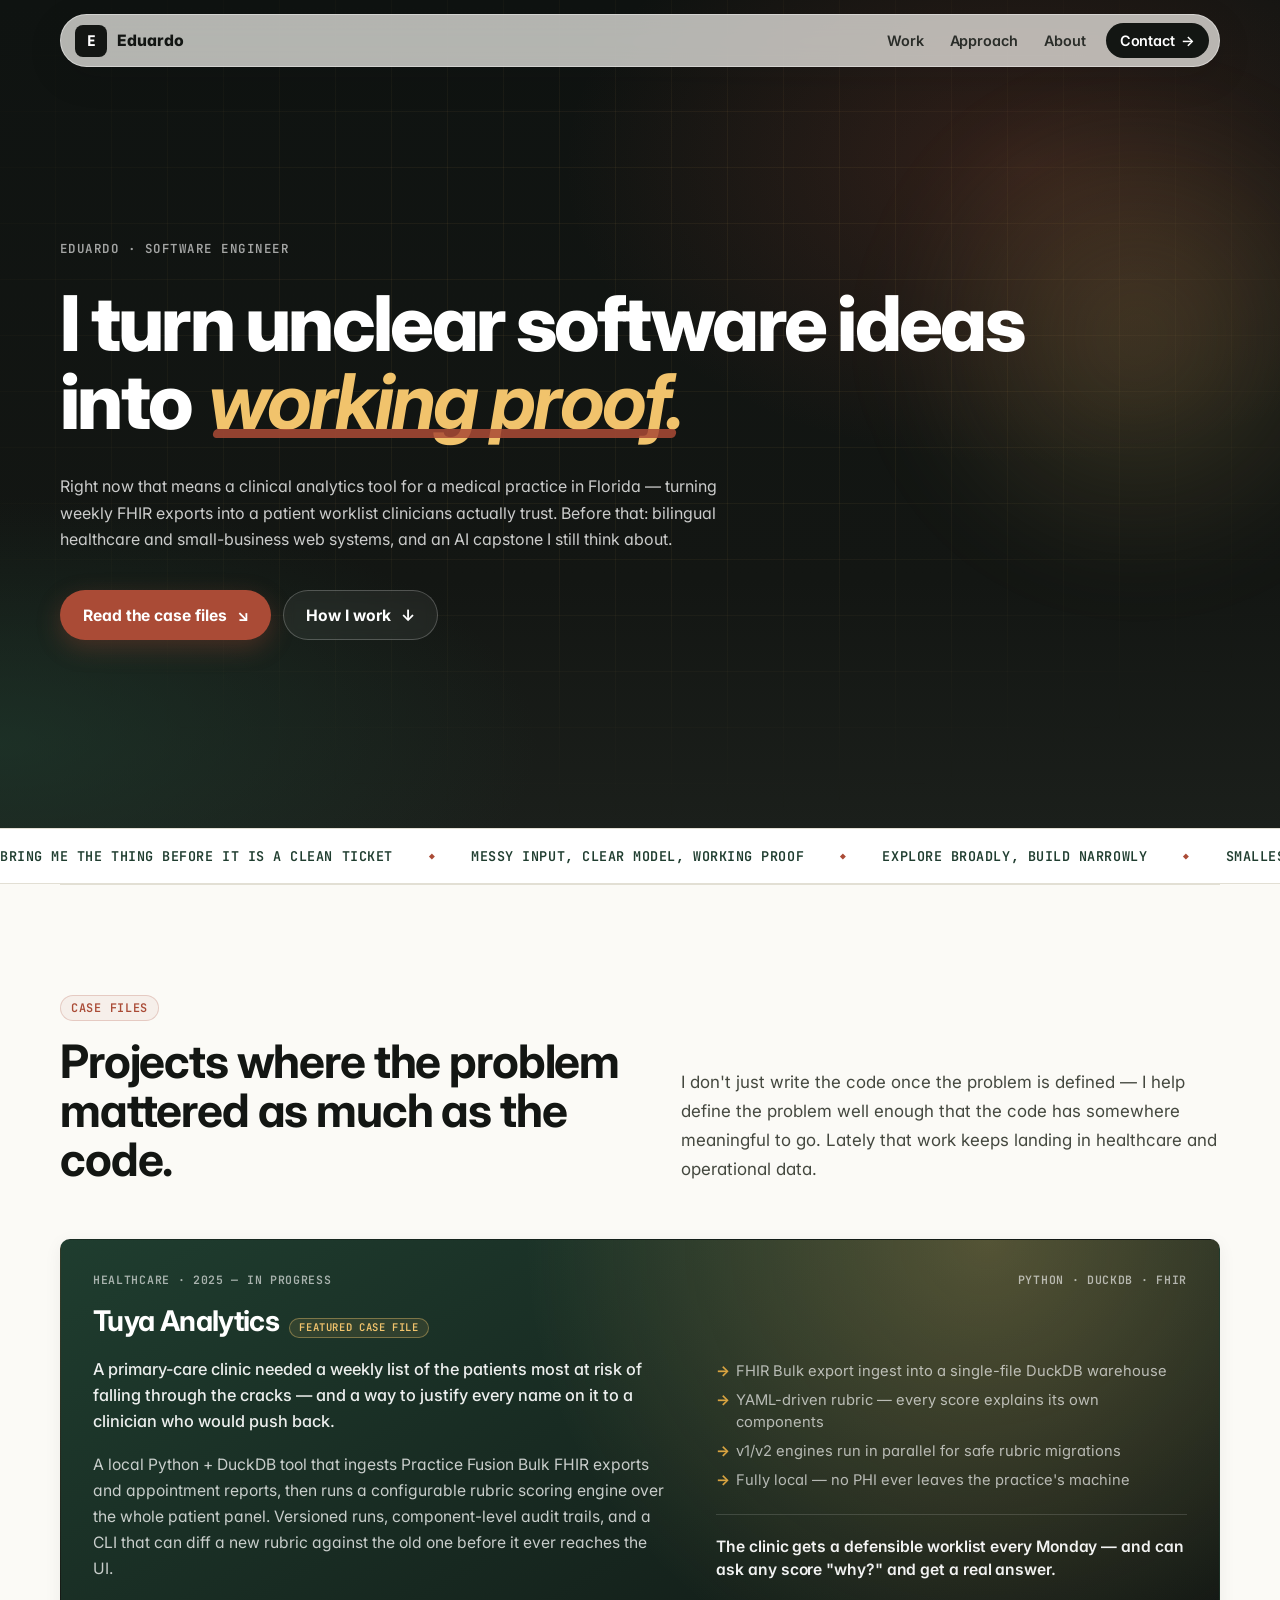
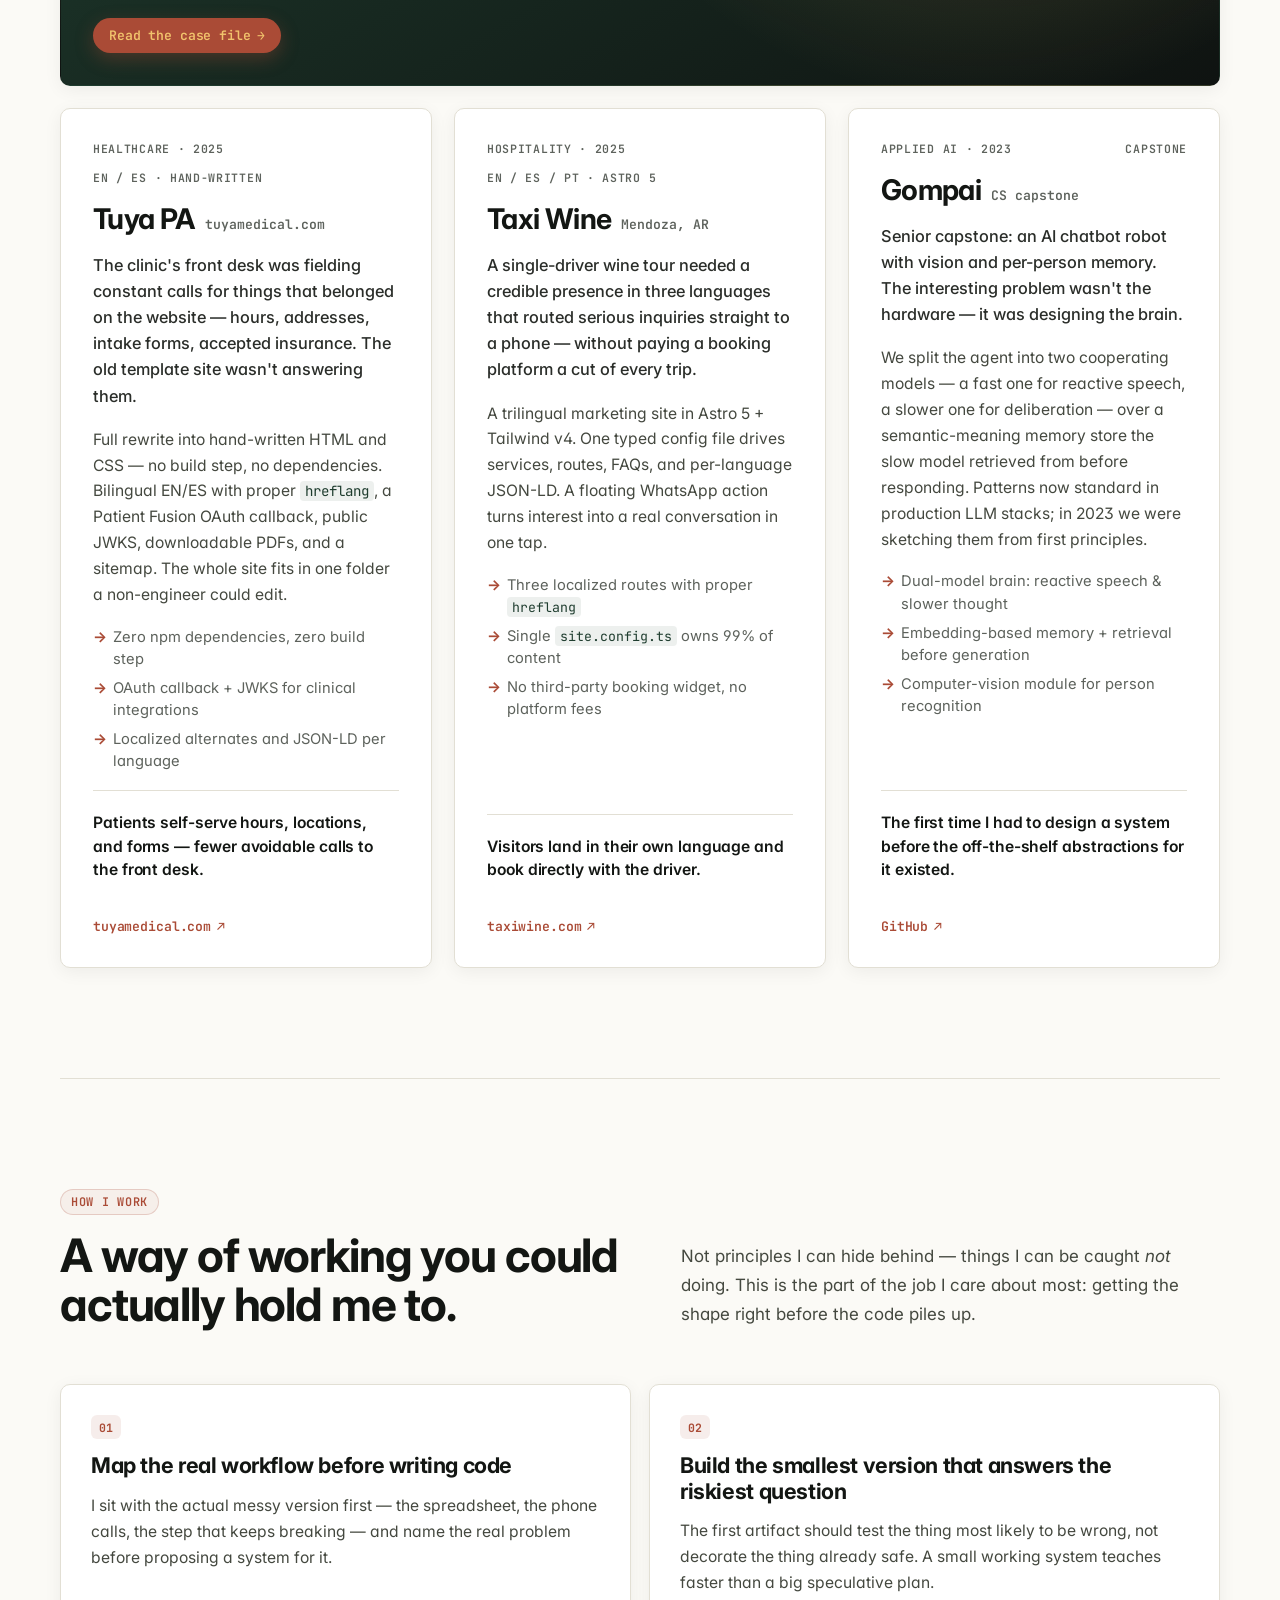
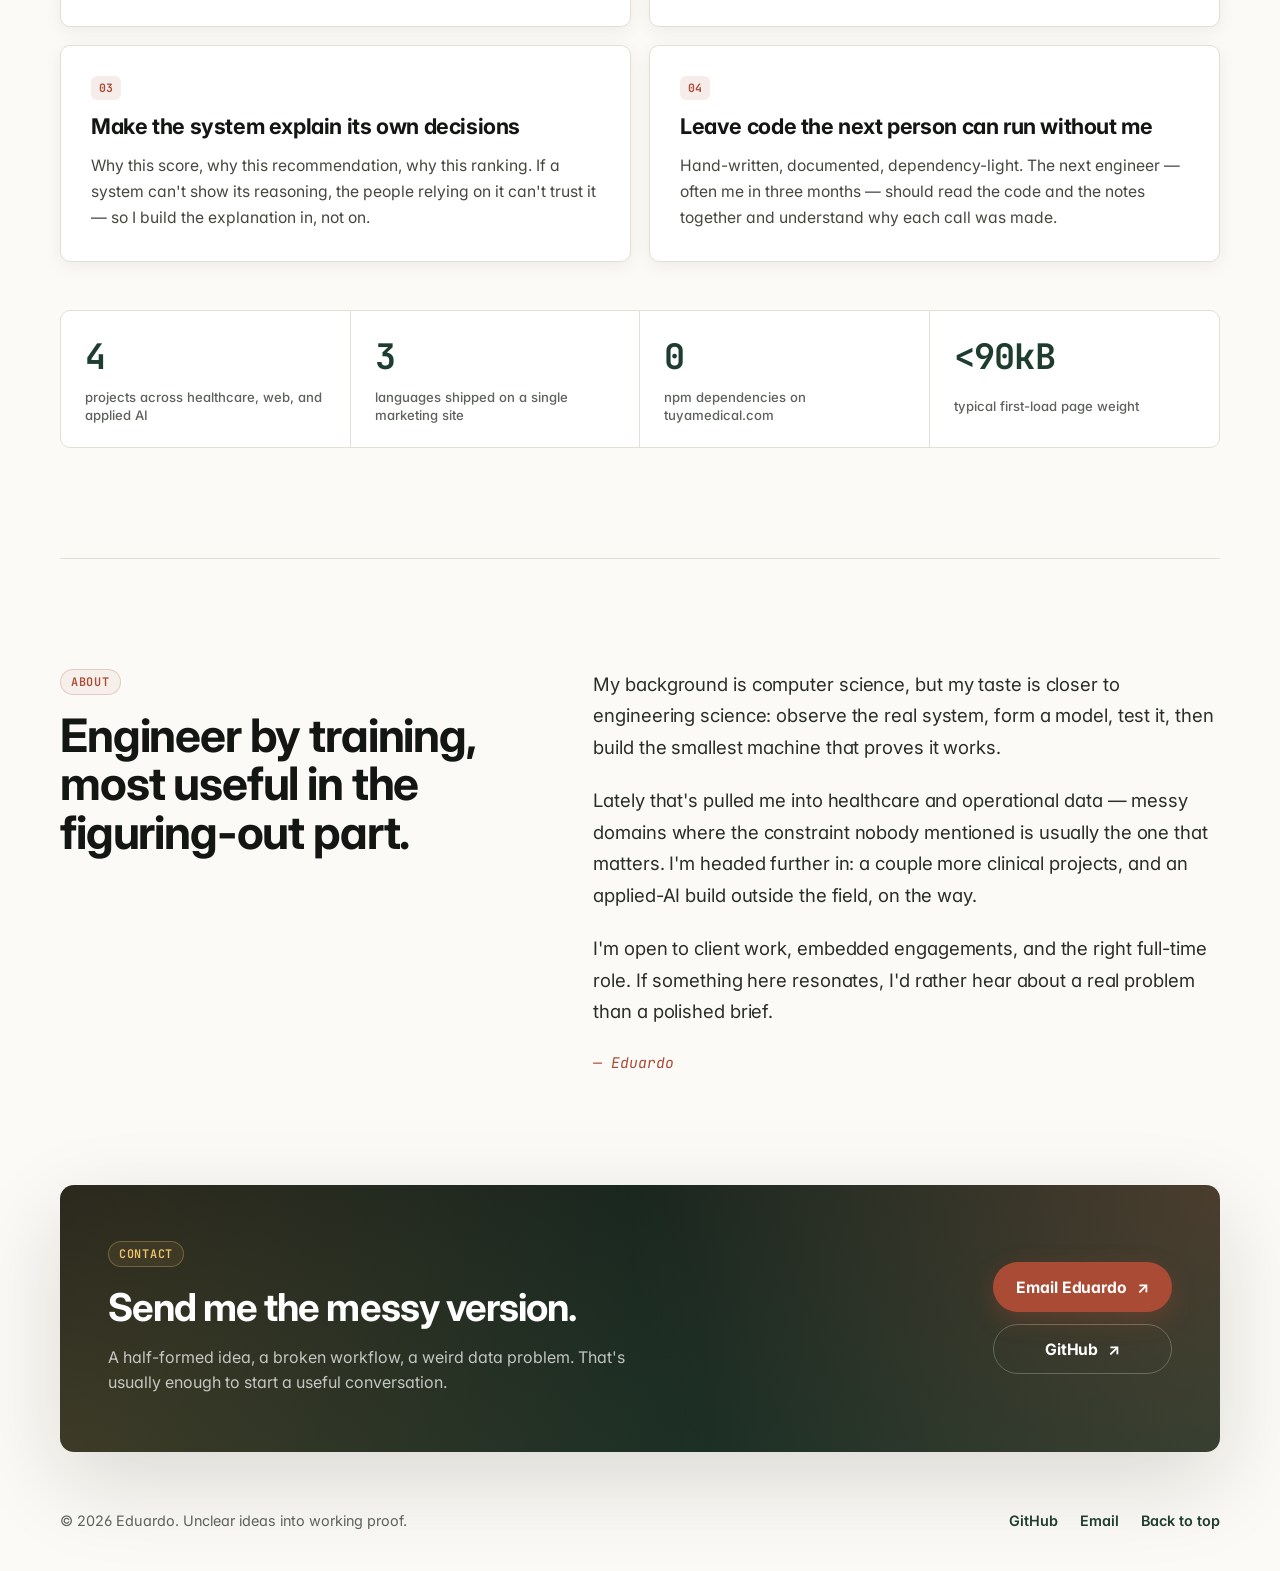
<file: index.html>
<!doctype html>
<html lang="en">
  <head>
    <meta charset="utf-8" />
    <meta name="viewport" content="width=device-width, initial-scale=1" />
    <meta name="theme-color" content="#0f1311" />
    <meta name="color-scheme" content="light" />
    <meta
      name="description"
      content="Eduardo — software engineer. I turn unclear software ideas into working proof, with a sharp edge in healthcare and operational data systems."
    />
    <meta property="og:title" content="Eduardo — Unclear ideas into working proof." />
    <meta property="og:description" content="Software engineer with a healthcare-data edge. Clinical analytics, bilingual web systems, and applied AI — shown as case files, not slogans." />
    <meta property="og:type" content="website" />
    <link rel="icon" type="image/svg+xml" href="data:image/svg+xml,%3Csvg xmlns='http://www.w3.org/2000/svg' viewBox='0 0 32 32'%3E%3Crect width='32' height='32' rx='7' fill='%230f1311'/%3E%3Ctext x='16' y='22' font-family='ui-monospace,monospace' font-size='17' font-weight='800' fill='%23fbfaf6' text-anchor='middle'%3EE%3C/text%3E%3C/svg%3E" />
    <title>Eduardo — Unclear ideas into working proof.</title>
    <link rel="preconnect" href="https://fonts.googleapis.com" />
    <link rel="preconnect" href="https://fonts.gstatic.com" crossorigin />
    <link
      href="https://fonts.googleapis.com/css2?family=Inter:wght@400;500;600;700;800;900&family=JetBrains+Mono:wght@500;600;700&display=swap"
      rel="stylesheet"
    />
    <link rel="stylesheet" href="./styles.css" />
  </head>
  <body>
    <header class="site-header" data-header>
      <a class="brand" href="#top" aria-label="Eduardo — back to top">
        <span class="brand-mark">E</span>
        <span class="brand-name">Eduardo</span>
      </a>

      <nav class="nav-links" aria-label="Primary">
        <a href="#work">Work</a>
        <a href="#approach">Approach</a>
        <a href="#about">About</a>
        <a href="#contact" class="nav-cta">Contact <span aria-hidden="true">&#8594;</span></a>
      </nav>
    </header>

    <main id="top">
      <section class="hero" aria-labelledby="hero-title">
        <div class="hero-bg" aria-hidden="true">
          <div class="hero-grid"></div>
          <div class="hero-glow"></div>
        </div>

        <div class="hero-inner">
          <p class="hero-eyebrow">Eduardo &middot; Software engineer</p>

          <h1 id="hero-title">
            I turn unclear software ideas<br />
            into <em>working proof.</em>
          </h1>

          <p class="hero-copy">
            Right now that means a clinical analytics tool for a medical
            practice in Florida — turning weekly FHIR exports into a patient
            worklist clinicians actually trust. Before that: bilingual
            healthcare and small-business web systems, and an AI capstone I
            still think about.
          </p>

          <div class="hero-actions">
            <a class="button primary" href="#work">
              <span>Read the case files</span>
              <span aria-hidden="true">&#8600;</span>
            </a>
            <a class="button secondary" href="#approach">
              <span>How I work</span>
              <span aria-hidden="true">&#8595;</span>
            </a>
          </div>
        </div>
      </section>

      <section class="marquee" aria-label="What I focus on">
        <div class="marquee-track">
          <span>Bring me the thing before it is a clean ticket</span>
          <span aria-hidden="true">&#9670;</span>
          <span>Messy input, clear model, working proof</span>
          <span aria-hidden="true">&#9670;</span>
          <span>Explore broadly, build narrowly</span>
          <span aria-hidden="true">&#9670;</span>
          <span>Smallest system that can teach something true</span>
          <span aria-hidden="true">&#9670;</span>
          <span>Context into constraints</span>
          <span aria-hidden="true">&#9670;</span>
        </div>
      </section>

      <section class="section work-section" id="work" aria-labelledby="work-title">
        <div class="section-heading" data-reveal>
          <div>
            <p class="eyebrow">Case files</p>
            <h2 id="work-title">Projects where the problem mattered as much as the code.</h2>
          </div>
          <p class="section-lede">
            I don't just write the code once the problem is defined — I help
            define the problem well enough that the code has somewhere
            meaningful to go. Lately that work keeps landing in healthcare and
            operational data.
          </p>
        </div>

        <div class="project-grid">
          <article class="project-card accent featured" data-reveal>
            <div class="project-meta">
              <span>Healthcare &middot; 2025 — in progress</span>
              <span>Python &middot; DuckDB &middot; FHIR</span>
            </div>
            <h3>Tuya Analytics <span class="project-tag-featured">Featured case file</span></h3>

            <div class="featured-body">
              <div class="featured-col">
                <p class="project-problem">
                  A primary-care clinic needed a weekly list of the patients
                  most at risk of falling through the cracks — and a way to
                  justify every name on it to a clinician who would push back.
                </p>
                <p>
                  A local Python + DuckDB tool that ingests Practice Fusion
                  Bulk FHIR exports and appointment reports, then runs a
                  configurable rubric scoring engine over the whole patient
                  panel. Versioned runs, component-level audit trails, and a
                  CLI that can diff a new rubric against the old one before it
                  ever reaches the UI.
                </p>
              </div>
              <div class="featured-col">
                <ul class="project-bullets">
                  <li>FHIR Bulk export ingest into a single-file DuckDB warehouse</li>
                  <li>YAML-driven rubric — every score explains its own components</li>
                  <li>v1/v2 engines run in parallel for safe rubric migrations</li>
                  <li>Fully local — no PHI ever leaves the practice's machine</li>
                </ul>
                <p class="project-outcome">
                  The clinic gets a defensible worklist every Monday — and can
                  ask any score "why?" and get a real answer.
                </p>
              </div>
            </div>

            <div class="project-links">
              <a class="project-link strong" href="./case-tuya-analytics.html">
                Read the case file <span aria-hidden="true">&#8594;</span>
              </a>
            </div>
          </article>

          <article class="project-card" data-reveal>
            <div class="project-meta">
              <span>Healthcare &middot; 2025</span>
              <span>EN / ES &middot; hand-written</span>
            </div>
            <h3>Tuya PA <span class="project-domain">tuyamedical.com</span></h3>
            <p class="project-problem">
              The clinic's front desk was fielding constant calls for things
              that belonged on the website — hours, addresses, intake forms,
              accepted insurance. The old template site wasn't answering them.
            </p>
            <p>
              Full rewrite into hand-written HTML and CSS — no build step, no
              dependencies. Bilingual EN/ES with proper <code>hreflang</code>,
              a Patient Fusion OAuth callback, public JWKS, downloadable PDFs,
              and a sitemap. The whole site fits in one folder a non-engineer
              could edit.
            </p>
            <ul class="project-bullets">
              <li>Zero npm dependencies, zero build step</li>
              <li>OAuth callback + JWKS for clinical integrations</li>
              <li>Localized alternates and JSON-LD per language</li>
            </ul>
            <p class="project-outcome">
              Patients self-serve hours, locations, and forms — fewer
              avoidable calls to the front desk.
            </p>
            <div class="project-links">
              <a class="project-link" href="https://www.tuyamedical.com" target="_blank" rel="noopener">
                tuyamedical.com <span aria-hidden="true">&#8599;</span>
              </a>
            </div>
          </article>

          <article class="project-card" data-reveal>
            <div class="project-meta">
              <span>Hospitality &middot; 2025</span>
              <span>EN / ES / PT &middot; Astro 5</span>
            </div>
            <h3>Taxi Wine <span class="project-domain">Mendoza, AR</span></h3>
            <p class="project-problem">
              A single-driver wine tour needed a credible presence in three
              languages that routed serious inquiries straight to a phone —
              without paying a booking platform a cut of every trip.
            </p>
            <p>
              A trilingual marketing site in Astro 5 + Tailwind v4. One typed
              config file drives services, routes, FAQs, and per-language
              JSON-LD. A floating WhatsApp action turns interest into a real
              conversation in one tap.
            </p>
            <ul class="project-bullets">
              <li>Three localized routes with proper <code>hreflang</code></li>
              <li>Single <code>site.config.ts</code> owns 99% of content</li>
              <li>No third-party booking widget, no platform fees</li>
            </ul>
            <p class="project-outcome">
              Visitors land in their own language and book directly with the
              driver.
            </p>
            <div class="project-links">
              <a class="project-link" href="https://taxiwine.com" target="_blank" rel="noopener">
                taxiwine.com <span aria-hidden="true">&#8599;</span>
              </a>
            </div>
          </article>

          <article class="project-card" data-reveal>
            <div class="project-meta">
              <span>Applied AI &middot; 2023</span>
              <span>Capstone</span>
            </div>
            <h3>Gompai <span class="project-domain">CS capstone</span></h3>
            <p class="project-problem">
              Senior capstone: an AI chatbot robot with vision and per-person
              memory. The interesting problem wasn't the hardware — it was
              designing the brain.
            </p>
            <p>
              We split the agent into two cooperating models — a fast one for
              reactive speech, a slower one for deliberation — over a
              semantic-meaning memory store the slow model retrieved from
              before responding. Patterns now standard in production LLM
              stacks; in 2023 we were sketching them from first principles.
            </p>
            <ul class="project-bullets">
              <li>Dual-model brain: reactive speech &amp; slower thought</li>
              <li>Embedding-based memory + retrieval before generation</li>
              <li>Computer-vision module for person recognition</li>
            </ul>
            <p class="project-outcome">
              The first time I had to design a system before the off-the-shelf
              abstractions for it existed.
            </p>
            <div class="project-links">
              <a class="project-link" href="https://github.com/eduardopy" target="_blank" rel="noopener">
                GitHub <span aria-hidden="true">&#8599;</span>
              </a>
            </div>
          </article>
        </div>
      </section>

      <section class="section approach-section" id="approach" aria-labelledby="approach-title">
        <div class="section-heading" data-reveal>
          <div>
            <p class="eyebrow">How I work</p>
            <h2 id="approach-title">A way of working you could actually hold me to.</h2>
          </div>
          <p class="section-lede">
            Not principles I can hide behind — things I can be caught
            <em>not</em> doing. This is the part of the job I care about most:
            getting the shape right before the code piles up.
          </p>
        </div>

        <ol class="approach-list">
          <li data-reveal>
            <span class="card-index">01</span>
            <h3>Map the real workflow before writing code</h3>
            <p>
              I sit with the actual messy version first — the spreadsheet, the
              phone calls, the step that keeps breaking — and name the real
              problem before proposing a system for it.
            </p>
          </li>
          <li data-reveal>
            <span class="card-index">02</span>
            <h3>Build the smallest version that answers the riskiest question</h3>
            <p>
              The first artifact should test the thing most likely to be
              wrong, not decorate the thing already safe. A small working
              system teaches faster than a big speculative plan.
            </p>
          </li>
          <li data-reveal>
            <span class="card-index">03</span>
            <h3>Make the system explain its own decisions</h3>
            <p>
              Why this score, why this recommendation, why this ranking. If a
              system can't show its reasoning, the people relying on it can't
              trust it — so I build the explanation in, not on.
            </p>
          </li>
          <li data-reveal>
            <span class="card-index">04</span>
            <h3>Leave code the next person can run without me</h3>
            <p>
              Hand-written, documented, dependency-light. The next engineer —
              often me in three months — should read the code and the notes
              together and understand why each call was made.
            </p>
          </li>
        </ol>

        <div class="numbers-strip" data-reveal aria-label="Recent numbers">
          <div>
            <strong>4</strong>
            <small>projects across healthcare, web, and applied AI</small>
          </div>
          <div>
            <strong>3</strong>
            <small>languages shipped on a single marketing site</small>
          </div>
          <div>
            <strong>0</strong>
            <small>npm dependencies on tuyamedical.com</small>
          </div>
          <div>
            <strong>&lt;90kB</strong>
            <small>typical first-load page weight</small>
          </div>
        </div>
      </section>

      <section class="section about-section" id="about" aria-labelledby="about-title">
        <div class="section-heading compact" data-reveal>
          <p class="eyebrow">About</p>
          <h2 id="about-title">Engineer by training, most useful in the figuring-out part.</h2>
        </div>
        <div class="about-copy" data-reveal>
          <p>
            My background is computer science, but my taste is closer to
            engineering science: observe the real system, form a model, test
            it, then build the smallest machine that proves it works.
          </p>
          <p>
            Lately that's pulled me into healthcare and operational data —
            messy domains where the constraint nobody mentioned is usually the
            one that matters. I'm headed further in: a couple more clinical
            projects, and an applied-AI build outside the field, on the way.
          </p>
          <p>
            I'm open to client work, embedded engagements, and the right
            full-time role. If something here resonates, I'd rather hear about
            a real problem than a polished brief.
          </p>
          <p class="signature">— Eduardo</p>
        </div>
      </section>

      <section class="contact-section" id="contact" aria-labelledby="contact-title" data-reveal>
        <div>
          <p class="eyebrow">Contact</p>
          <h2 id="contact-title">Send me the messy version.</h2>
          <p class="contact-lede">
            A half-formed idea, a broken workflow, a weird data problem. That's
            usually enough to start a useful conversation.
          </p>
        </div>
        <div class="contact-actions">
          <a class="button primary" href="mailto:hello@eduardo.dev?subject=Project%20inquiry">
            <span>Email Eduardo</span>
            <span aria-hidden="true">&#8599;</span>
          </a>
          <a class="button ghost" href="https://github.com/eduardopy" target="_blank" rel="noopener">
            <span>GitHub</span>
            <span aria-hidden="true">&#8599;</span>
          </a>
        </div>
      </section>
    </main>

    <footer class="site-footer">
      <p>&copy; <span data-year></span> Eduardo. Unclear ideas into working proof.</p>
      <div class="footer-links">
        <a href="https://github.com/eduardopy" target="_blank" rel="noopener">GitHub</a>
        <a href="mailto:hello@eduardo.dev">Email</a>
        <a href="#top">Back to top</a>
      </div>
    </footer>

    <script src="./script.js"></script>
  </body>
</html>
</file>
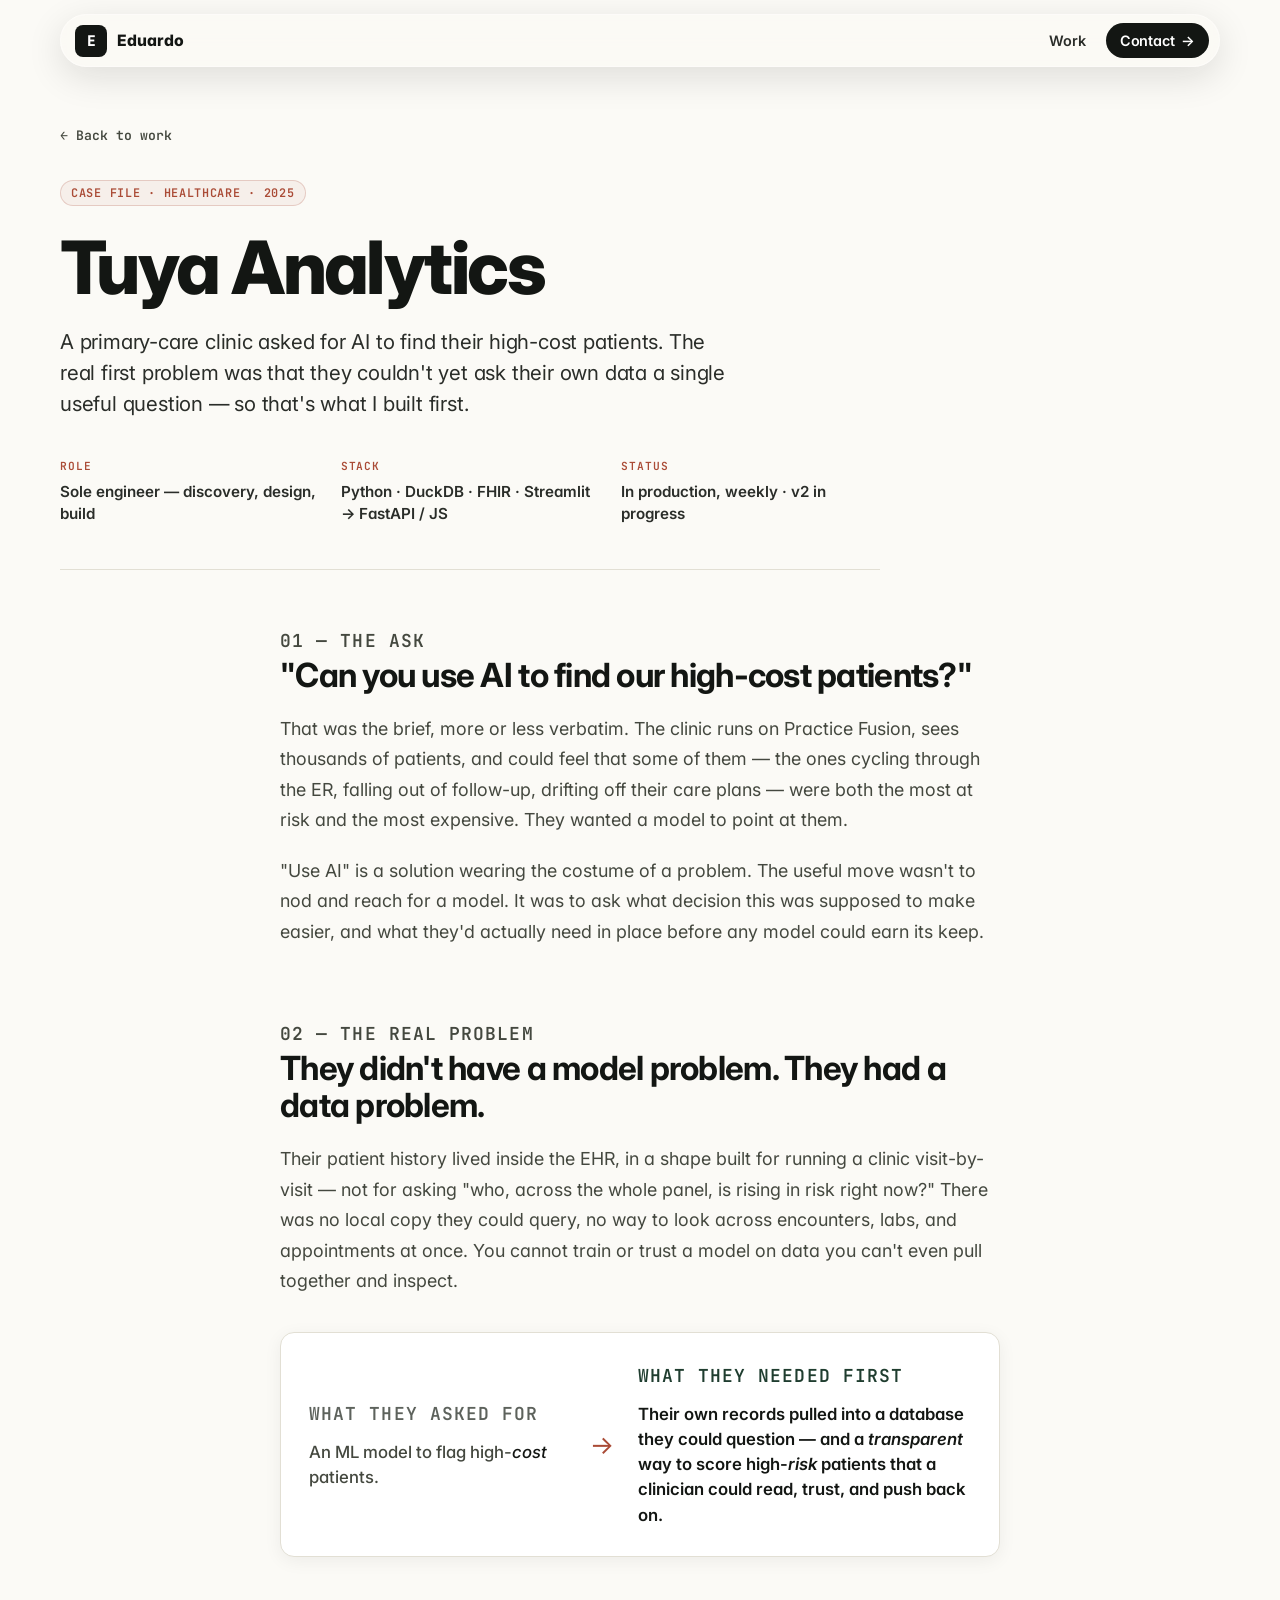
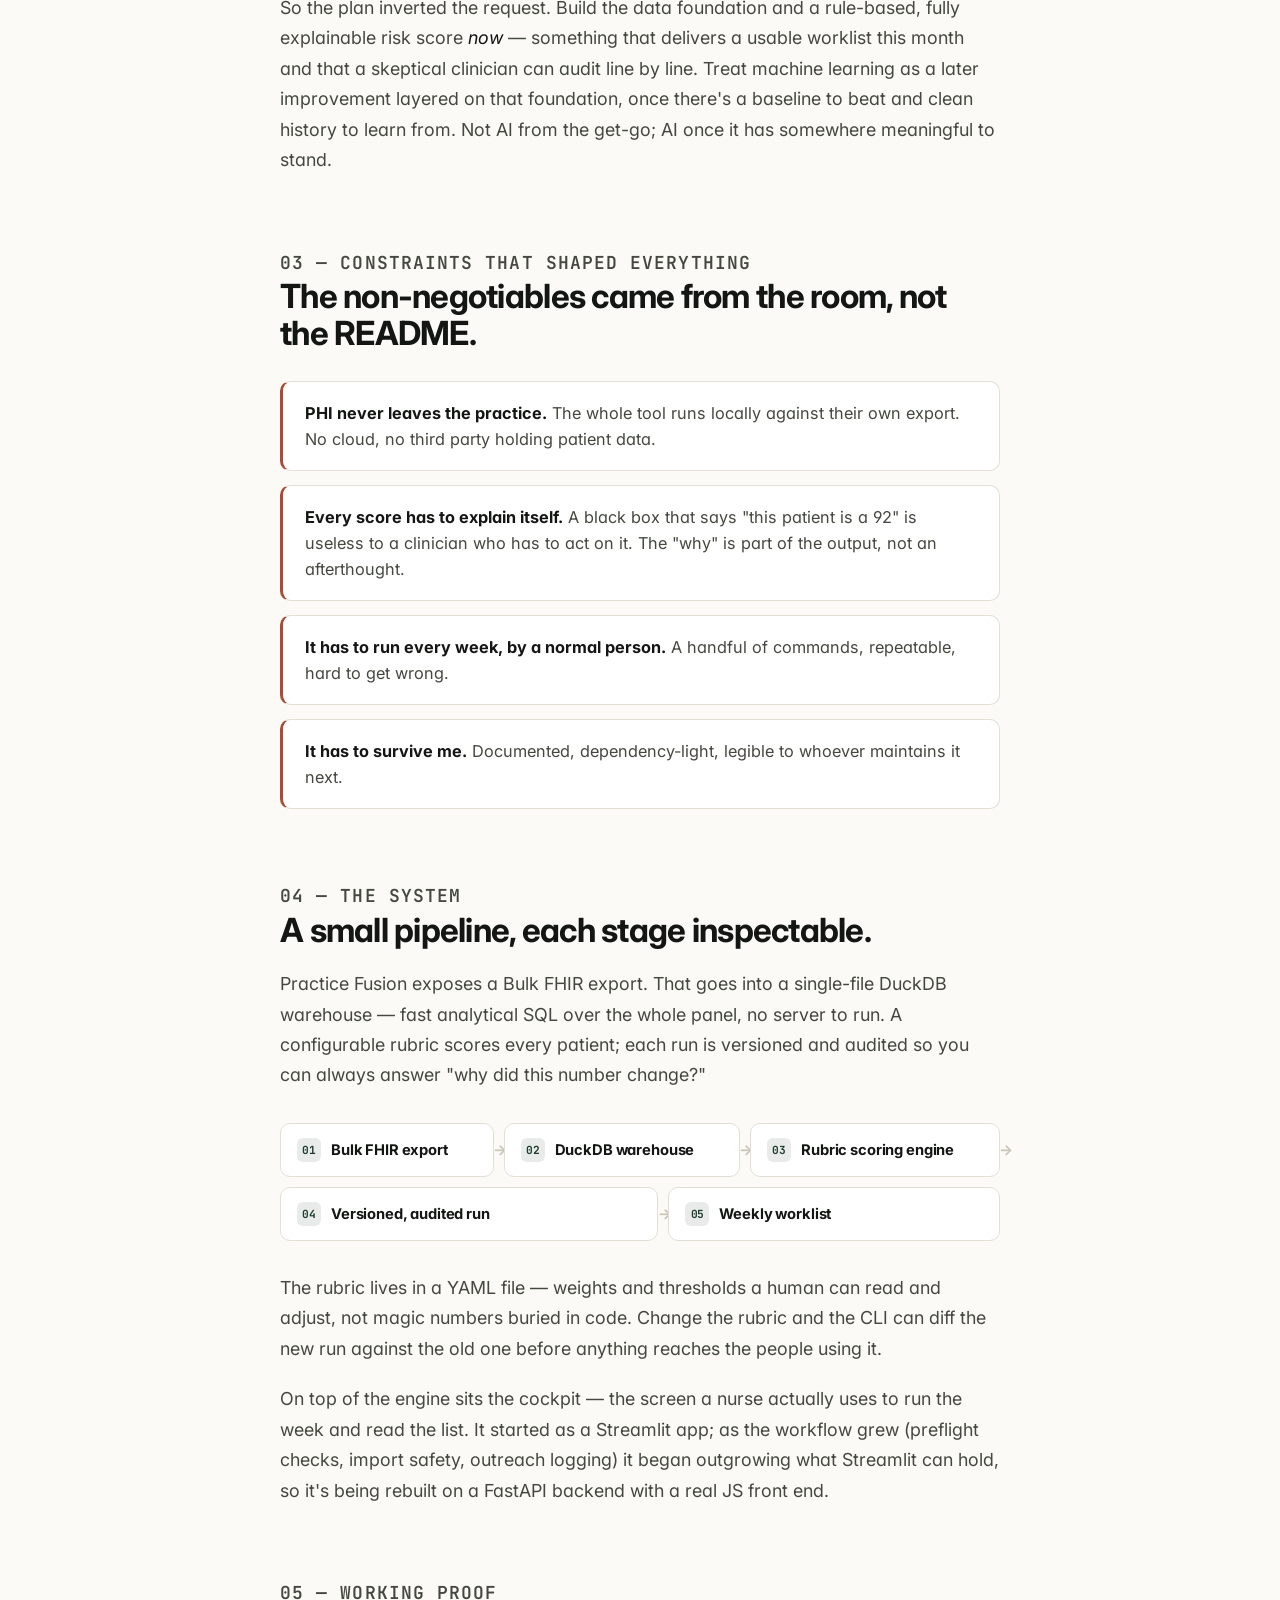
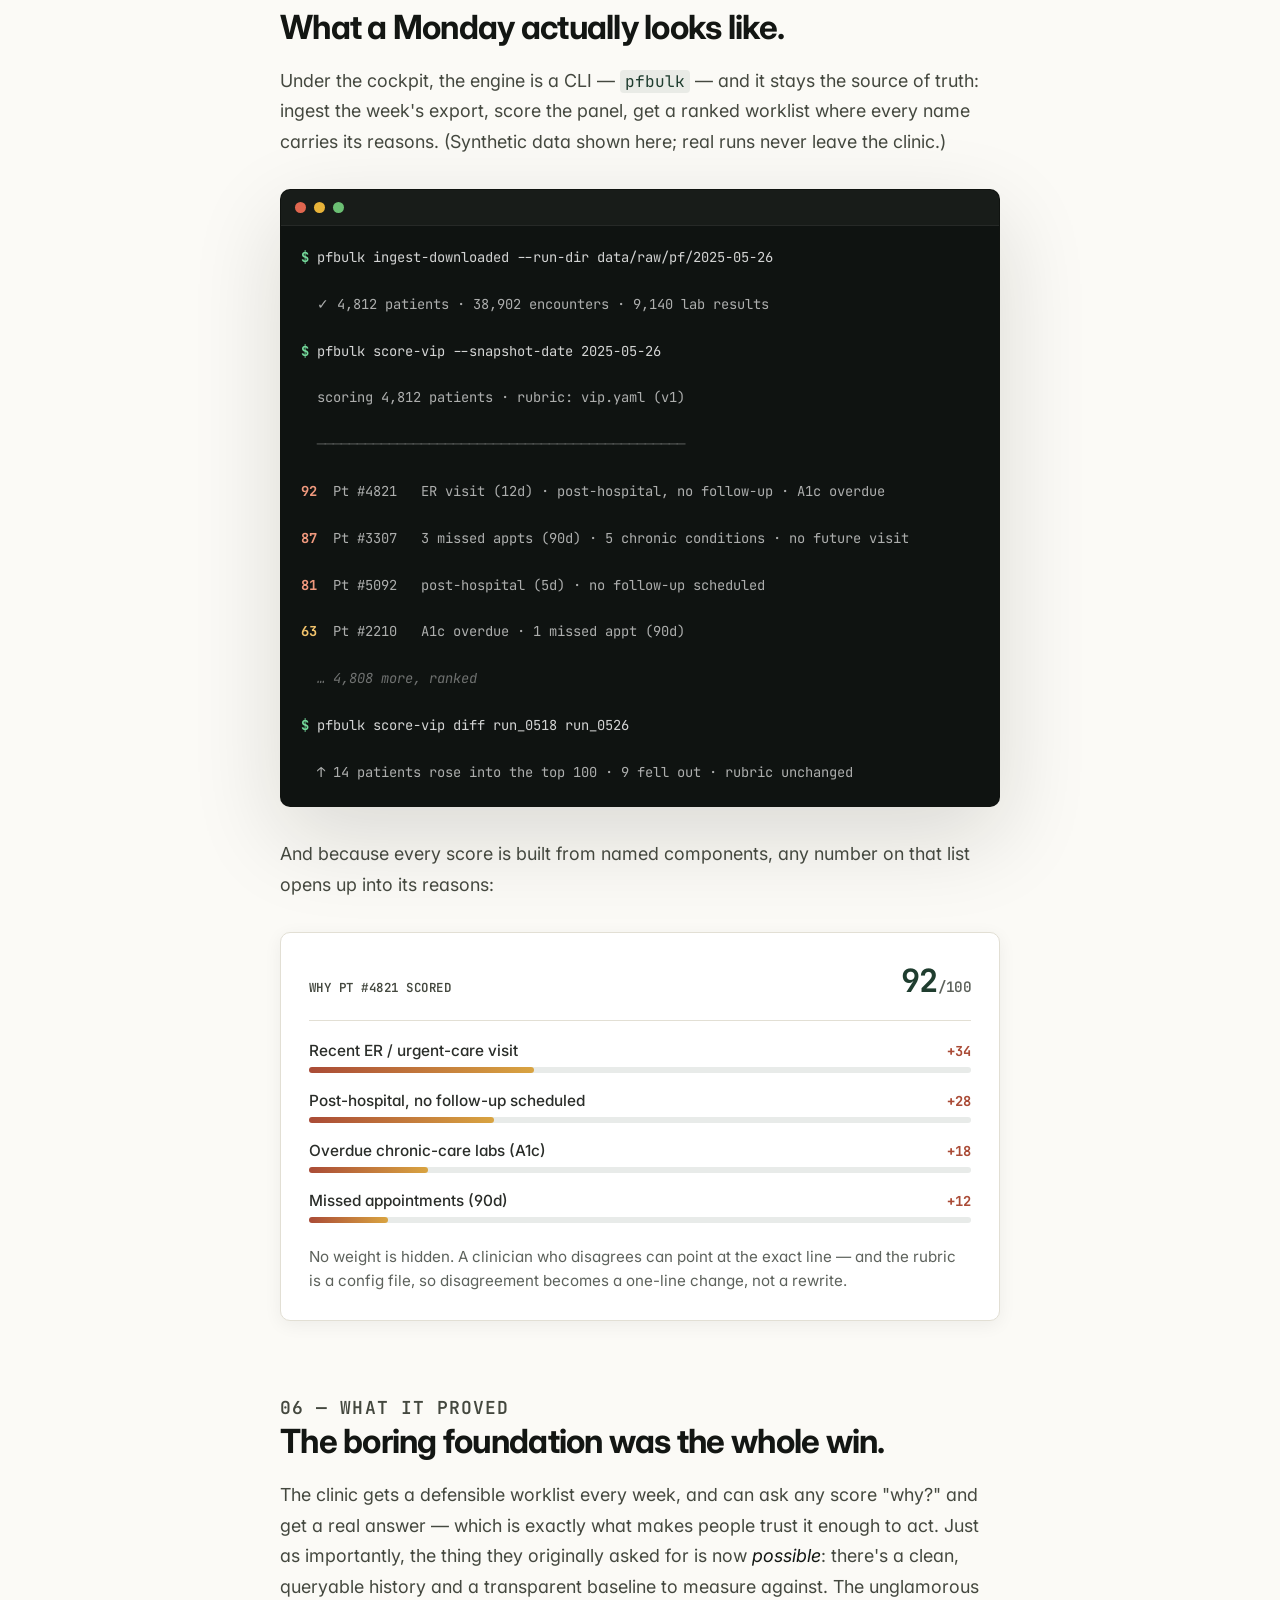
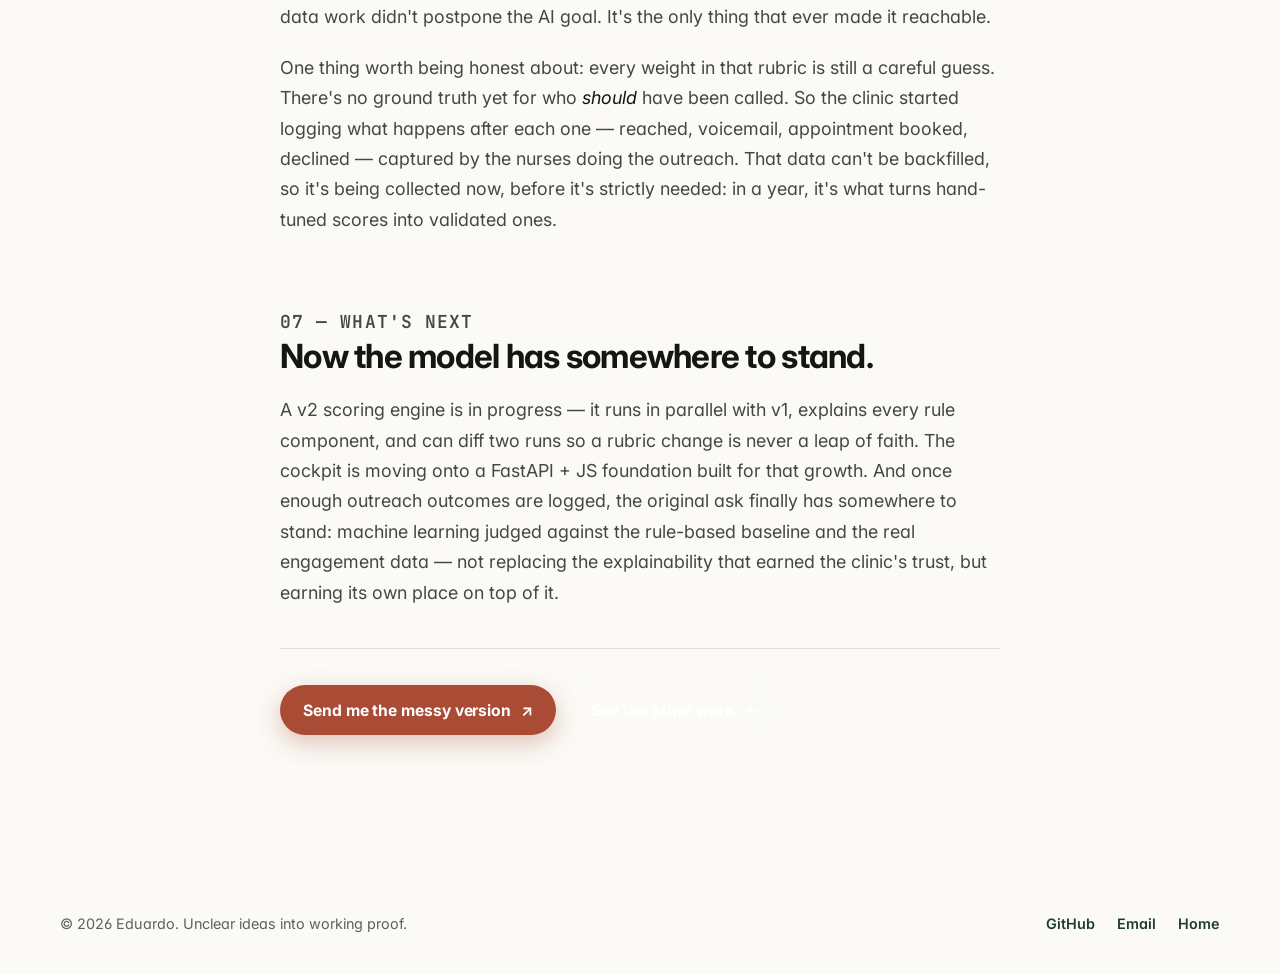
<file: case-tuya-analytics.html>
<!doctype html>
<html lang="en">
  <head>
    <meta charset="utf-8" />
    <meta name="viewport" content="width=device-width, initial-scale=1" />
    <meta name="theme-color" content="#0f1311" />
    <meta name="color-scheme" content="light" />
    <meta
      name="description"
      content="Case file: Tuya Analytics. A clinic asked for AI to find high-cost patients. The real first problem was getting their own data into a shape they could trust — and a transparent way to score risk."
    />
    <meta property="og:title" content="Tuya Analytics — Case file" />
    <meta property="og:description" content="They asked for AI. What they needed first was their own data, queryable, with a transparent risk score clinicians could argue with." />
    <meta property="og:type" content="article" />
    <link rel="icon" type="image/svg+xml" href="data:image/svg+xml,%3Csvg xmlns='http://www.w3.org/2000/svg' viewBox='0 0 32 32'%3E%3Crect width='32' height='32' rx='7' fill='%230f1311'/%3E%3Ctext x='16' y='22' font-family='ui-monospace,monospace' font-size='17' font-weight='800' fill='%23fbfaf6' text-anchor='middle'%3EE%3C/text%3E%3C/svg%3E" />
    <title>Tuya Analytics — Case file — Eduardo</title>
    <link rel="preconnect" href="https://fonts.googleapis.com" />
    <link rel="preconnect" href="https://fonts.gstatic.com" crossorigin />
    <link
      href="https://fonts.googleapis.com/css2?family=Inter:wght@400;500;600;700;800;900&family=JetBrains+Mono:wght@500;600;700&display=swap"
      rel="stylesheet"
    />
    <link rel="stylesheet" href="./styles.css" />
    <link rel="stylesheet" href="./case.css" />
  </head>
  <body class="case">
    <header class="site-header" data-header>
      <a class="brand" href="./index.html" aria-label="Eduardo — home">
        <span class="brand-mark">E</span>
        <span class="brand-name">Eduardo</span>
      </a>
      <nav class="nav-links" aria-label="Primary">
        <a href="./index.html#work">Work</a>
        <a href="./index.html#contact" class="nav-cta">Contact <span aria-hidden="true">&#8594;</span></a>
      </nav>
    </header>

    <main class="case-main">
      <a class="case-back" href="./index.html#work">
        <span aria-hidden="true">&#8592;</span> Back to work
      </a>

      <header class="case-hero">
        <p class="eyebrow">Case file &middot; Healthcare &middot; 2025</p>
        <h1>Tuya Analytics</h1>
        <p class="case-dek">
          A primary-care clinic asked for AI to find their high-cost patients.
          The real first problem was that they couldn't yet ask their own data
          a single useful question — so that's what I built first.
        </p>
        <dl class="case-meta">
          <div><dt>Role</dt><dd>Sole engineer — discovery, design, build</dd></div>
          <div><dt>Stack</dt><dd>Python &middot; DuckDB &middot; FHIR &middot; Streamlit &rarr; FastAPI / JS</dd></div>
          <div><dt>Status</dt><dd>In production, weekly &middot; v2 in progress</dd></div>
        </dl>
      </header>

      <article class="case-body">
        <section class="case-section" data-reveal>
          <p class="step">01 — The ask</p>
          <h2>"Can you use AI to find our high-cost patients?"</h2>
          <p>
            That was the brief, more or less verbatim. The clinic runs on
            Practice Fusion, sees thousands of patients, and could feel that
            some of them — the ones cycling through the ER, falling out of
            follow-up, drifting off their care plans — were both the most at
            risk and the most expensive. They wanted a model to point at them.
          </p>
          <p>
            "Use AI" is a solution wearing the costume of a problem. The useful
            move wasn't to nod and reach for a model. It was to ask what
            decision this was supposed to make easier, and what they'd actually
            need in place before any model could earn its keep.
          </p>
        </section>

        <section class="case-section" data-reveal>
          <p class="step">02 — The real problem</p>
          <h2>They didn't have a model problem. They had a data problem.</h2>
          <p>
            Their patient history lived inside the EHR, in a shape built for
            running a clinic visit-by-visit — not for asking "who, across the
            whole panel, is rising in risk right now?" There was no local copy
            they could query, no way to look across encounters, labs, and
            appointments at once. You cannot train or trust a model on data you
            can't even pull together and inspect.
          </p>

          <div class="reframe" data-reveal>
            <div class="reframe-col asked">
              <p class="reframe-label">What they asked for</p>
              <p class="reframe-text">An ML model to flag high-<em>cost</em> patients.</p>
            </div>
            <div class="reframe-arrow" aria-hidden="true">&#8594;</div>
            <div class="reframe-col needed">
              <p class="reframe-label">What they needed first</p>
              <p class="reframe-text">
                Their own records pulled into a database they could question —
                and a <em>transparent</em> way to score high-<em>risk</em>
                patients that a clinician could read, trust, and push back on.
              </p>
            </div>
          </div>

          <p>
            So the plan inverted the request. Build the data foundation and a
            rule-based, fully explainable risk score <em>now</em> — something
            that delivers a usable worklist this month and that a skeptical
            clinician can audit line by line. Treat machine learning as a later
            improvement layered on that foundation, once there's a baseline to
            beat and clean history to learn from. Not AI from the get-go;
            AI once it has somewhere meaningful to stand.
          </p>
        </section>

        <section class="case-section" data-reveal>
          <p class="step">03 — Constraints that shaped everything</p>
          <h2>The non-negotiables came from the room, not the README.</h2>
          <ul class="constraint-list">
            <li>
              <strong>PHI never leaves the practice.</strong> The whole tool
              runs locally against their own export. No cloud, no third party
              holding patient data.
            </li>
            <li>
              <strong>Every score has to explain itself.</strong> A black box
              that says "this patient is a 92" is useless to a clinician who
              has to act on it. The "why" is part of the output, not an
              afterthought.
            </li>
            <li>
              <strong>It has to run every week, by a normal person.</strong>
              A handful of commands, repeatable, hard to get wrong.
            </li>
            <li>
              <strong>It has to survive me.</strong> Documented, dependency-light,
              legible to whoever maintains it next.
            </li>
          </ul>
        </section>

        <section class="case-section" data-reveal>
          <p class="step">04 — The system</p>
          <h2>A small pipeline, each stage inspectable.</h2>
          <p>
            Practice Fusion exposes a Bulk FHIR export. That goes into a
            single-file DuckDB warehouse — fast analytical SQL over the whole
            panel, no server to run. A configurable rubric scores every patient;
            each run is versioned and audited so you can always answer "why did
            this number change?"
          </p>
          <ol class="pipeline" aria-label="Data pipeline">
            <li><span>01</span>Bulk FHIR export</li>
            <li><span>02</span>DuckDB warehouse</li>
            <li><span>03</span>Rubric scoring engine</li>
            <li><span>04</span>Versioned, audited run</li>
            <li><span>05</span>Weekly worklist</li>
          </ol>
          <p>
            The rubric lives in a YAML file — weights and thresholds a human can
            read and adjust, not magic numbers buried in code. Change the rubric
            and the CLI can diff the new run against the old one before anything
            reaches the people using it.
          </p>
          <p>
            On top of the engine sits the cockpit — the screen a nurse actually
            uses to run the week and read the list. It started as a Streamlit
            app; as the workflow grew (preflight checks, import safety, outreach
            logging) it began outgrowing what Streamlit can hold, so it's being
            rebuilt on a FastAPI backend with a real JS front end.
          </p>
        </section>

        <section class="case-section" data-reveal>
          <p class="step">05 — Working proof</p>
          <h2>What a Monday actually looks like.</h2>
          <p>
            Under the cockpit, the engine is a CLI — <code>pfbulk</code> — and it
            stays the source of truth: ingest the week's export, score the panel,
            get a ranked worklist where every name carries its reasons. (Synthetic
            data shown here; real runs never leave the clinic.)
          </p>

          <div class="terminal" data-reveal aria-label="Example command-line session">
            <div class="term-bar" aria-hidden="true"><i></i><i></i><i></i></div>
            <pre class="term-body"><code><span class="term-line"><span class="term-prompt">$</span> pfbulk ingest-downloaded --run-dir data/raw/pf/2025-05-26</span>
<span class="term-line term-out">  ✓ 4,812 patients · 38,902 encounters · 9,140 lab results</span>
<span class="term-line"><span class="term-prompt">$</span> pfbulk score-vip --snapshot-date 2025-05-26</span>
<span class="term-line term-out">  scoring 4,812 patients · rubric: vip.yaml (v1)</span>
<span class="term-line term-out term-rule">  ──────────────────────────────────────────────</span>
<span class="term-line term-out"><span class="term-risk">92</span>  Pt #4821   ER visit (12d) · post-hospital, no follow-up · A1c overdue</span>
<span class="term-line term-out"><span class="term-risk">87</span>  Pt #3307   3 missed appts (90d) · 5 chronic conditions · no future visit</span>
<span class="term-line term-out"><span class="term-risk">81</span>  Pt #5092   post-hospital (5d) · no follow-up scheduled</span>
<span class="term-line term-out"><span class="term-risk-low">63</span>  Pt #2210   A1c overdue · 1 missed appt (90d)</span>
<span class="term-line term-out term-dim">  … 4,808 more, ranked</span>
<span class="term-line"><span class="term-prompt">$</span> pfbulk score-vip diff run_0518 run_0526</span>
<span class="term-line term-out">  ↑ 14 patients rose into the top 100 · 9 fell out · rubric unchanged</span></code></pre>
          </div>

          <p>
            And because every score is built from named components, any number
            on that list opens up into its reasons:
          </p>

          <figure class="anatomy" data-reveal>
            <figcaption>
              <span>Why Pt #4821 scored</span>
              <strong>92<small>/100</small></strong>
            </figcaption>
            <ul class="anatomy-bars">
              <li style="--w: 34%"><span class="a-label">Recent ER / urgent-care visit</span><span class="a-val">+34</span></li>
              <li style="--w: 28%"><span class="a-label">Post-hospital, no follow-up scheduled</span><span class="a-val">+28</span></li>
              <li style="--w: 18%"><span class="a-label">Overdue chronic-care labs (A1c)</span><span class="a-val">+18</span></li>
              <li style="--w: 12%"><span class="a-label">Missed appointments (90d)</span><span class="a-val">+12</span></li>
            </ul>
            <p class="anatomy-note">
              No weight is hidden. A clinician who disagrees can point at the
              exact line — and the rubric is a config file, so disagreement
              becomes a one-line change, not a rewrite.
            </p>
          </figure>
        </section>

        <section class="case-section" data-reveal>
          <p class="step">06 — What it proved</p>
          <h2>The boring foundation was the whole win.</h2>
          <p>
            The clinic gets a defensible worklist every week, and can ask any
            score "why?" and get a real answer — which is exactly what makes
            people trust it enough to act. Just as importantly, the thing they
            originally asked for is now <em>possible</em>: there's a clean,
            queryable history and a transparent baseline to measure against. The
            unglamorous data work didn't postpone the AI goal. It's the only
            thing that ever made it reachable.
          </p>
          <p>
            One thing worth being honest about: every weight in that rubric is
            still a careful guess. There's no ground truth yet for who
            <em>should</em> have been called. So the clinic started logging what
            happens after each one — reached, voicemail, appointment booked,
            declined — captured by the nurses doing the outreach. That data can't
            be backfilled, so it's being collected now, before it's strictly
            needed: in a year, it's what turns hand-tuned scores into validated
            ones.
          </p>
        </section>

        <section class="case-section" data-reveal>
          <p class="step">07 — What's next</p>
          <h2>Now the model has somewhere to stand.</h2>
          <p>
            A v2 scoring engine is in progress — it runs in parallel with v1,
            explains every rule component, and can diff two runs so a rubric
            change is never a leap of faith. The cockpit is moving onto a FastAPI
            + JS foundation built for that growth. And once enough outreach
            outcomes are logged, the original ask finally has somewhere to stand:
            machine learning judged against the rule-based baseline and the real
            engagement data — not replacing the explainability that earned the
            clinic's trust, but earning its own place on top of it.
          </p>
          <div class="case-cta">
            <a class="button primary" href="./index.html#contact">
              <span>Send me the messy version</span>
              <span aria-hidden="true">&#8599;</span>
            </a>
            <a class="button ghost" href="./index.html#work">
              <span>See the other work</span>
              <span aria-hidden="true">&#8592;</span>
            </a>
          </div>
        </section>
      </article>
    </main>

    <footer class="site-footer">
      <p>&copy; <span data-year></span> Eduardo. Unclear ideas into working proof.</p>
      <div class="footer-links">
        <a href="https://github.com/eduardopy" target="_blank" rel="noopener">GitHub</a>
        <a href="mailto:hello@eduardo.dev">Email</a>
        <a href="./index.html#top">Home</a>
      </div>
    </footer>

    <script src="./script.js"></script>
  </body>
</html>
</file>
<file: styles.css>
:root {
  --ink: #131613;
  --ink-soft: #2a2d29;
  --muted: #5d625c;
  --muted-strong: #44483f;
  --paper: #fbfaf6;
  --paper-strong: #ffffff;
  --paper-warm: #f4f1e8;
  --line: #e2dfd4;
  --line-strong: #c8c4b6;
  --forest: #1f3d2f;
  --forest-soft: #2d5340;
  --blue: #2c5d7d;
  --brick: #aa4b36;
  --brick-deep: #8a3a28;
  --gold: #d9a441;
  --gold-soft: #f1c36c;
  --mint: #74d99b;
  --shadow-sm: 0 4px 18px rgba(20, 20, 14, 0.06);
  --shadow-md: 0 14px 40px rgba(20, 20, 14, 0.08);
  --shadow-lg: 0 30px 90px rgba(20, 20, 14, 0.14);
  --radius-sm: 6px;
  --radius-md: 10px;
  --radius-lg: 14px;
  --ease-out: cubic-bezier(0.22, 1, 0.36, 1);
  --container: 1160px;
}

*,
*::before,
*::after {
  box-sizing: border-box;
}

html {
  scroll-behavior: smooth;
  -webkit-text-size-adjust: 100%;
}

[id] {
  scroll-margin-top: 96px;
}

body {
  margin: 0;
  color: var(--ink);
  background: var(--paper);
  font-family: "Inter", system-ui, -apple-system, BlinkMacSystemFont, "Segoe UI", sans-serif;
  font-feature-settings: "ss01", "cv11";
  -webkit-font-smoothing: antialiased;
  -moz-osx-font-smoothing: grayscale;
}

::selection {
  color: var(--paper-strong);
  background: var(--brick);
}

a {
  color: inherit;
  text-decoration: none;
}

code {
  padding: 1px 5px;
  border-radius: 4px;
  background: rgba(31, 61, 47, 0.08);
  color: var(--forest);
  font-family: "JetBrains Mono", ui-monospace, monospace;
  font-size: 0.9em;
}

img,
svg {
  display: block;
  max-width: 100%;
}

/* ============== Header ============== */
.site-header {
  position: fixed;
  z-index: 40;
  top: 14px;
  left: 50%;
  display: flex;
  width: min(var(--container), calc(100% - 28px));
  align-items: center;
  justify-content: space-between;
  gap: 18px;
  padding: 8px 10px 8px 14px;
  border: 1px solid rgba(255, 255, 255, 0.4);
  border-radius: 999px;
  background: rgba(251, 250, 246, 0.7);
  box-shadow: 0 10px 36px rgba(20, 20, 14, 0.12);
  backdrop-filter: saturate(160%) blur(20px);
  -webkit-backdrop-filter: saturate(160%) blur(20px);
  transform: translateX(-50%);
  transition: border-color 220ms var(--ease-out),
    background-color 220ms var(--ease-out),
    box-shadow 220ms var(--ease-out), padding 220ms var(--ease-out);
}

.site-header.is-scrolled {
  padding: 6px 8px 6px 10px;
  border-color: rgba(31, 61, 47, 0.12);
  background: rgba(251, 250, 246, 0.94);
  box-shadow: 0 8px 24px rgba(20, 20, 14, 0.1);
}

.brand {
  display: inline-flex;
  align-items: center;
  gap: 10px;
  font-weight: 800;
  letter-spacing: -0.005em;
}

.brand-mark {
  display: grid;
  width: 32px;
  height: 32px;
  place-items: center;
  border-radius: 8px;
  color: var(--paper-strong);
  background: var(--ink);
  font-family: "JetBrains Mono", monospace;
  font-size: 0.92rem;
}

.brand-name {
  font-size: 0.98rem;
}

.nav-links {
  display: flex;
  align-items: center;
  gap: 2px;
  flex-wrap: wrap;
  justify-content: flex-end;
}

.nav-links a {
  padding: 9px 12px;
  border-radius: 999px;
  color: var(--ink-soft);
  font-size: 0.9rem;
  font-weight: 600;
  letter-spacing: -0.005em;
  transition: background-color 160ms var(--ease-out),
    color 160ms var(--ease-out);
}

.nav-links a:hover,
.nav-links a:focus-visible {
  color: var(--ink);
  background: rgba(31, 61, 47, 0.08);
  outline: none;
}

.nav-cta {
  margin-left: 6px;
  color: var(--paper-strong) !important;
  background: var(--ink) !important;
  padding: 9px 14px !important;
}

.nav-cta:hover,
.nav-cta:focus-visible {
  background: var(--forest) !important;
}

.nav-cta span:last-child {
  margin-left: 2px;
  transition: transform 160ms var(--ease-out);
}

.nav-cta:hover span:last-child {
  transform: translateX(2px);
}

/* ============== Hero ============== */
.hero {
  position: relative;
  display: grid;
  min-height: 92vh;
  min-height: 92svh;
  align-items: center;
  padding: 132px max(28px, calc((100vw - var(--container)) / 2)) 80px;
  overflow: hidden;
  color: var(--paper-strong);
  background:
    radial-gradient(ellipse 60% 60% at 80% 20%, rgba(170, 75, 54, 0.22), transparent 60%),
    radial-gradient(ellipse 70% 50% at 0% 90%, rgba(31, 61, 47, 0.6), transparent 60%),
    linear-gradient(180deg, #0f1311 0%, #131613 70%, #1b1f1b 100%);
}

.hero-bg {
  position: absolute;
  inset: 0;
  pointer-events: none;
}

.hero-grid {
  position: absolute;
  inset: -1px;
  background-image:
    linear-gradient(rgba(241, 195, 108, 0.06) 1px, transparent 1px),
    linear-gradient(90deg, rgba(241, 195, 108, 0.06) 1px, transparent 1px);
  background-size: 56px 56px;
  mask-image: radial-gradient(ellipse 75% 70% at 50% 40%, #000 35%, transparent 85%);
  -webkit-mask-image: radial-gradient(ellipse 75% 70% at 50% 40%, #000 35%, transparent 85%);
}

.hero-glow {
  position: absolute;
  top: 8%;
  right: -10%;
  width: 540px;
  height: 540px;
  border-radius: 50%;
  background: radial-gradient(circle, rgba(241, 195, 108, 0.18), transparent 65%);
  filter: blur(40px);
}

.hero-inner {
  position: relative;
  width: 100%;
  max-width: 980px;
}

.hero-eyebrow {
  margin: 0 0 28px;
  padding: 0;
  color: rgba(255, 255, 255, 0.62);
  font-family: "JetBrains Mono", monospace;
  font-size: 0.78rem;
  font-weight: 600;
  letter-spacing: 0.12em;
  text-transform: uppercase;
}

h1, h2, h3, h4 {
  margin: 0;
  line-height: 1.02;
  letter-spacing: -0.025em;
}

h1 {
  max-width: 980px;
  font-size: clamp(2.4rem, 6vw, 5.4rem);
  font-weight: 800;
  line-height: 1.02;
  letter-spacing: -0.035em;
}

h1 em {
  position: relative;
  display: inline-block;
  padding: 0 4px;
  color: var(--gold-soft);
  font-style: italic;
  font-weight: 700;
}

h1 em::after {
  content: "";
  position: absolute;
  left: 2%;
  right: 2%;
  bottom: 4%;
  height: 0.12em;
  background: var(--brick);
  border-radius: 999px;
  opacity: 0.85;
  transform: skewX(-12deg);
}

.hero-copy {
  max-width: 660px;
  margin: 32px 0 0;
  color: rgba(255, 255, 255, 0.78);
  font-size: clamp(1rem, 1.15vw, 1.18rem);
  line-height: 1.65;
}

.hero-actions {
  display: flex;
  flex-wrap: wrap;
  gap: 12px;
  margin-top: 38px;
}

.button {
  display: inline-flex;
  align-items: center;
  justify-content: center;
  gap: 10px;
  min-height: 50px;
  padding: 12px 22px;
  border: 1px solid transparent;
  border-radius: 999px;
  font-weight: 700;
  font-size: 0.98rem;
  letter-spacing: -0.005em;
  cursor: pointer;
  transition: background-color 180ms var(--ease-out),
    border-color 180ms var(--ease-out), color 180ms var(--ease-out),
    transform 180ms var(--ease-out), box-shadow 220ms var(--ease-out);
}

.button:hover,
.button:focus-visible {
  transform: translateY(-2px);
  outline: none;
}

.button:focus-visible {
  box-shadow: 0 0 0 3px rgba(241, 195, 108, 0.55);
}

.button.primary {
  color: var(--paper-strong);
  background: var(--brick);
  box-shadow: 0 8px 24px rgba(170, 75, 54, 0.32);
}

.button.primary:hover,
.button.primary:focus-visible {
  background: var(--brick-deep);
  box-shadow: 0 12px 32px rgba(170, 75, 54, 0.42);
}

.button.secondary {
  border-color: rgba(255, 255, 255, 0.22);
  color: var(--paper-strong);
  background: rgba(255, 255, 255, 0.06);
  backdrop-filter: blur(6px);
}

.button.secondary:hover,
.button.secondary:focus-visible {
  border-color: rgba(255, 255, 255, 0.38);
  background: rgba(255, 255, 255, 0.14);
}

.button.ghost {
  border-color: rgba(255, 255, 255, 0.24);
  color: var(--paper-strong);
  background: transparent;
}

.button.ghost:hover,
.button.ghost:focus-visible {
  background: rgba(255, 255, 255, 0.1);
}

/* ============== Marquee ============== */
.marquee {
  overflow: hidden;
  border-top: 1px solid var(--line);
  border-bottom: 1px solid var(--line);
  background: var(--paper-strong);
  --marquee-duration: 38s;
}

.marquee-track {
  display: flex;
  gap: 36px;
  align-items: center;
  padding: 18px 0;
  white-space: nowrap;
  animation: marquee var(--marquee-duration) linear infinite;
}

.marquee-track span {
  color: var(--forest);
  font-family: "JetBrains Mono", monospace;
  font-size: 0.84rem;
  font-weight: 600;
  letter-spacing: 0.04em;
  text-transform: uppercase;
}

.marquee-track span[aria-hidden] {
  color: var(--brick);
  font-size: 0.6rem;
}

@keyframes marquee {
  from { transform: translateX(0); }
  to { transform: translateX(-50%); }
}

/* ============== Sections / shared ============== */
.section {
  width: min(var(--container), calc(100% - 48px));
  margin: 0 auto;
  padding: 110px 0;
}

.eyebrow {
  display: inline-block;
  margin: 0 0 16px;
  padding: 4px 10px;
  border: 1px solid rgba(170, 75, 54, 0.22);
  border-radius: 999px;
  color: var(--brick);
  background: rgba(170, 75, 54, 0.06);
  font-family: "JetBrains Mono", monospace;
  font-size: 0.74rem;
  font-weight: 600;
  letter-spacing: 0.06em;
  text-transform: uppercase;
}

.section-heading {
  display: grid;
  grid-template-columns: 1.05fr 1fr;
  gap: 56px;
  align-items: end;
  margin-bottom: 56px;
}

.section-heading.compact {
  display: block;
  max-width: 720px;
  margin-bottom: 40px;
}

.section-heading h2 {
  font-size: clamp(2rem, 3.6vw, 3rem);
  line-height: 1.06;
}

.section-lede {
  margin: 0;
  color: var(--muted-strong);
  font-size: 1.06rem;
  line-height: 1.7;
}

.card-index {
  display: inline-flex;
  align-self: flex-start;
  align-items: center;
  height: 24px;
  padding: 0 8px;
  border-radius: 6px;
  background: rgba(170, 75, 54, 0.1);
  color: var(--brick);
  font-family: "JetBrains Mono", monospace;
  font-size: 0.72rem;
  font-weight: 700;
}

/* ============== Before code ============== */
.proof-section {
  border-top: 1px solid var(--line);
}

.proof-grid {
  display: grid;
  grid-template-columns: repeat(3, 1fr);
  gap: 18px;
}

.proof-card {
  min-height: 280px;
  display: flex;
  flex-direction: column;
  gap: 16px;
  padding: 28px;
  border: 1px solid var(--line);
  border-radius: var(--radius-md);
  background: var(--paper-strong);
  box-shadow: var(--shadow-sm);
}

.proof-card h3 {
  margin-top: auto;
  font-size: 1.42rem;
  line-height: 1.12;
}

.proof-card p {
  margin: 0;
  color: var(--muted-strong);
  font-size: 0.98rem;
  line-height: 1.64;
}

.thesis-panel {
  margin-top: 22px;
  padding: 34px;
  border: 1px solid rgba(31, 61, 47, 0.16);
  border-radius: var(--radius-md);
  color: var(--paper-strong);
  background:
    radial-gradient(circle at 100% 0%, rgba(241, 195, 108, 0.16), transparent 42%),
    linear-gradient(135deg, #131613 0%, #1f3d2f 100%);
  box-shadow: var(--shadow-md);
}

.thesis-panel p {
  max-width: 900px;
  margin: 0;
  font-size: clamp(1.3rem, 2.5vw, 2rem);
  line-height: 1.2;
  letter-spacing: -0.024em;
}

/* ============== Work ============== */
.work-section {
  border-top: 1px solid var(--line);
}

.project-grid {
  display: grid;
  grid-template-columns: repeat(3, 1fr);
  gap: 22px;
}

.project-card {
  display: flex;
  flex-direction: column;
  gap: 18px;
  padding: 32px;
  border: 1px solid var(--line);
  border-radius: var(--radius-md);
  background: var(--paper-strong);
  box-shadow: var(--shadow-sm);
  transition: transform 240ms var(--ease-out),
    box-shadow 240ms var(--ease-out), border-color 240ms var(--ease-out);
}

.project-card:hover {
  transform: translateY(-4px);
  box-shadow: var(--shadow-md);
  border-color: rgba(170, 75, 54, 0.32);
}

.project-card.accent {
  color: var(--paper-strong);
  border-color: transparent;
  background:
    radial-gradient(circle at 80% 0%, rgba(241, 195, 108, 0.28), transparent 45%),
    linear-gradient(150deg, #1f3d2f 0%, #0f1311 100%);
}

.project-card.accent:hover {
  border-color: rgba(241, 195, 108, 0.3);
}

.project-meta {
  display: flex;
  justify-content: space-between;
  gap: 14px;
  flex-wrap: wrap;
  color: var(--muted);
  font-family: "JetBrains Mono", monospace;
  font-size: 0.72rem;
  font-weight: 600;
  letter-spacing: 0.06em;
  text-transform: uppercase;
}

.project-card.accent .project-meta {
  color: rgba(255, 255, 255, 0.62);
}

.project-card h3 {
  display: flex;
  align-items: baseline;
  flex-wrap: wrap;
  gap: 10px;
  font-size: 1.78rem;
  line-height: 1.1;
  letter-spacing: -0.022em;
}

.project-domain {
  color: var(--muted);
  font-family: "JetBrains Mono", monospace;
  font-size: 0.82rem;
  font-weight: 600;
  letter-spacing: 0;
  text-transform: none;
}

.project-card.accent .project-domain {
  color: rgba(255, 255, 255, 0.5);
}

.project-card p {
  margin: 0;
  color: var(--muted-strong);
  line-height: 1.65;
  font-size: 0.98rem;
}

.project-problem {
  color: var(--ink-soft) !important;
  font-weight: 500;
  font-size: 1.02rem !important;
  line-height: 1.6 !important;
}

.project-card.accent p {
  color: rgba(255, 255, 255, 0.76);
}

.project-card.accent .project-problem {
  color: rgba(255, 255, 255, 0.92) !important;
}

.project-card.accent code {
  background: rgba(241, 195, 108, 0.14);
  color: var(--gold-soft);
}

.project-bullets {
  margin: 0;
  padding: 0;
  list-style: none;
  display: grid;
  gap: 7px;
}

.project-bullets li {
  position: relative;
  padding-left: 20px;
  color: var(--muted);
  font-size: 0.92rem;
  line-height: 1.5;
}

.project-bullets li::before {
  content: "→";
  position: absolute;
  left: 0;
  color: var(--brick);
  font-weight: 700;
}

.project-card.accent .project-bullets li {
  color: rgba(255, 255, 255, 0.66);
}

.project-card.accent .project-bullets li::before {
  color: var(--gold);
}

.project-outcome {
  margin-top: auto !important;
  padding-top: 20px;
  border-top: 1px solid var(--line);
  color: var(--ink) !important;
  font-size: 0.98rem !important;
  font-weight: 600 !important;
  line-height: 1.5 !important;
  letter-spacing: -0.005em;
}

.project-card.accent .project-outcome {
  border-color: rgba(255, 255, 255, 0.14);
  color: rgba(255, 255, 255, 0.94) !important;
}

.project-links {
  display: flex;
  flex-wrap: wrap;
  gap: 16px;
  margin-top: 18px;
}

.project-link {
  display: inline-flex;
  align-items: center;
  gap: 6px;
  color: var(--brick);
  font-family: "JetBrains Mono", monospace;
  font-size: 0.82rem;
  font-weight: 600;
  letter-spacing: -0.01em;
  transition: gap 160ms var(--ease-out), color 160ms var(--ease-out);
}

.project-link:hover,
.project-link:focus-visible {
  gap: 9px;
  color: var(--brick-deep);
  outline: none;
}

.project-link.strong {
  padding: 9px 16px;
  border-radius: 999px;
  color: var(--paper-strong);
  background: var(--brick);
  box-shadow: 0 6px 18px rgba(170, 75, 54, 0.34);
}

.project-link.strong:hover,
.project-link.strong:focus-visible {
  color: var(--paper-strong);
  background: var(--brick-deep);
}

.project-card.accent .project-link {
  color: var(--gold-soft);
}

.project-card.accent .project-link:hover,
.project-card.accent .project-link:focus-visible {
  color: #ffd98a;
}

/* Featured case-file card spans the full grid width */
.project-card.featured {
  grid-column: 1 / -1;
}

.featured-body {
  display: grid;
  grid-template-columns: 1.1fr 0.9fr;
  gap: 18px 48px;
}

.featured-col {
  display: flex;
  flex-direction: column;
  gap: 18px;
}

.featured-col .project-bullets {
  margin-top: 4px;
}

.featured-col .project-outcome {
  margin-top: auto !important;
}

.project-tag-featured {
  display: inline-flex;
  align-items: center;
  padding: 3px 9px;
  border: 1px solid rgba(241, 195, 108, 0.4);
  border-radius: 999px;
  color: var(--gold-soft);
  background: rgba(241, 195, 108, 0.1);
  font-family: "JetBrains Mono", monospace;
  font-size: 0.66rem;
  font-weight: 600;
  letter-spacing: 0.06em;
  text-transform: uppercase;
}

/* ============== Approach (How I work) ============== */
.approach-section {
  border-top: 1px solid var(--line);
}

.approach-list {
  list-style: none;
  margin: 0;
  padding: 0;
  display: grid;
  grid-template-columns: repeat(2, 1fr);
  gap: 18px;
}

.approach-list li {
  display: flex;
  flex-direction: column;
  gap: 14px;
  padding: 30px;
  border: 1px solid var(--line);
  border-radius: var(--radius-md);
  background: var(--paper-strong);
  box-shadow: var(--shadow-sm);
}

.approach-list h3 {
  margin: 0;
  font-size: 1.35rem;
  line-height: 1.16;
  letter-spacing: -0.018em;
}

.approach-list p {
  margin: 0;
  color: var(--muted-strong);
  line-height: 1.66;
  font-size: 0.98rem;
}

.numbers-strip {
  display: grid;
  grid-template-columns: repeat(4, 1fr);
  gap: 0;
  margin-top: 48px;
  overflow: hidden;
  border: 1px solid var(--line);
  border-radius: var(--radius-md);
  background: var(--paper-strong);
}

.numbers-strip div {
  display: grid;
  gap: 8px;
  padding: 22px 24px;
  border-right: 1px solid var(--line);
}

.numbers-strip div:last-child {
  border-right: 0;
}

.numbers-strip strong {
  color: var(--forest);
  font-family: "JetBrains Mono", monospace;
  font-size: 2.2rem;
  font-weight: 700;
  letter-spacing: -0.02em;
  font-variant-numeric: tabular-nums;
}

.numbers-strip small {
  color: var(--muted);
  font-size: 0.82rem;
  font-weight: 500;
  line-height: 1.4;
}

/* ============== About ============== */
.about-section {
  display: grid;
  grid-template-columns: 0.85fr 1.15fr;
  gap: 70px;
  border-top: 1px solid var(--line);
}

.about-copy {
  display: grid;
  gap: 22px;
}

.about-copy p {
  margin: 0;
  color: var(--ink-soft);
  font-size: 1.16rem;
  line-height: 1.7;
  letter-spacing: -0.005em;
}

.about-copy .signature {
  color: var(--brick);
  font-family: "JetBrains Mono", monospace;
  font-size: 0.92rem;
  font-style: italic;
}

/* ============== Contact ============== */
.contact-section {
  display: flex;
  width: min(var(--container), calc(100% - 48px));
  align-items: center;
  justify-content: space-between;
  gap: 36px;
  margin: 0 auto 32px;
  padding: 56px 48px;
  border-radius: var(--radius-lg);
  color: var(--paper-strong);
  background:
    radial-gradient(circle at 100% 0%, rgba(170, 75, 54, 0.32), transparent 50%),
    radial-gradient(circle at 0% 100%, rgba(241, 195, 108, 0.18), transparent 55%),
    linear-gradient(135deg, #131613 0%, #1f3d2f 100%);
  box-shadow: var(--shadow-lg);
}

.contact-section .eyebrow {
  border-color: rgba(241, 195, 108, 0.3);
  background: rgba(241, 195, 108, 0.08);
  color: var(--gold-soft);
}

.contact-section h2 {
  max-width: 640px;
  margin-top: 4px;
  font-size: clamp(1.8rem, 3vw, 2.4rem);
  line-height: 1.08;
}

.contact-lede {
  max-width: 540px;
  margin: 16px 0 0;
  color: rgba(255, 255, 255, 0.72);
  font-size: 1rem;
  line-height: 1.6;
}

.contact-actions {
  display: flex;
  flex-direction: column;
  gap: 12px;
  flex-shrink: 0;
}

.site-footer {
  display: flex;
  width: min(var(--container), calc(100% - 48px));
  align-items: center;
  justify-content: space-between;
  gap: 20px;
  margin: 0 auto;
  padding: 28px 0 42px;
  color: var(--muted);
  font-size: 0.9rem;
}

.site-footer p {
  margin: 0;
}

.footer-links {
  display: flex;
  gap: 22px;
}

.site-footer a {
  color: var(--forest);
  font-weight: 600;
  transition: color 160ms var(--ease-out);
}

.site-footer a:hover {
  color: var(--brick);
}

/* ============== Reveal animation ============== */
[data-reveal] {
  opacity: 0;
  transform: translateY(14px);
  transition: opacity 700ms var(--ease-out), transform 700ms var(--ease-out);
}

[data-reveal].is-visible {
  opacity: 1;
  transform: none;
}

/* ============== Responsive ============== */
@media (max-width: 980px) {
  [id] {
    scroll-margin-top: 130px;
  }

  .site-header {
    border-radius: var(--radius-md);
    flex-direction: column;
    align-items: stretch;
    gap: 8px;
    padding: 10px 12px;
  }

  .nav-links {
    width: 100%;
    justify-content: space-between;
    gap: 0;
  }

  .nav-links a {
    padding: 8px 10px;
    font-size: 0.88rem;
  }

  .nav-cta {
    padding: 8px 12px !important;
  }

  .hero {
    padding-top: 200px;
    padding-bottom: 72px;
    min-height: auto;
  }

  .hero-eyebrow {
    margin-bottom: 22px;
  }

  .hero-copy {
    font-size: 1.02rem;
  }

  .section {
    padding: 80px 0;
  }

  .section-heading,
  .proof-grid,
  .project-grid,
  .approach-list,
  .about-section,
  .numbers-strip,
  .featured-body {
    grid-template-columns: 1fr;
  }

  .section-heading {
    gap: 18px;
    margin-bottom: 36px;
  }

  .contact-section {
    flex-direction: column;
    align-items: flex-start;
    padding: 36px 28px;
  }

  .numbers-strip div {
    border-right: 0;
    border-bottom: 1px solid var(--line);
  }

  .numbers-strip div:last-child {
    border-bottom: 0;
  }

  .site-footer {
    flex-direction: column;
    align-items: flex-start;
    gap: 14px;
  }
}

@media (max-width: 560px) {
  .site-header,
  .section,
  .contact-section,
  .site-footer {
    width: calc(100% - 24px);
  }

  .hero {
    padding-left: 18px;
    padding-right: 18px;
    padding-top: 200px;
  }

  .nav-links a {
    padding: 7px 6px;
    font-size: 0.78rem;
  }

  .nav-cta {
    padding: 7px 8px !important;
  }

  .hero-actions,
  .contact-actions {
    width: 100%;
  }

  .button {
    width: 100%;
  }

  .project-card,
  .proof-card,
  .approach-list li {
    padding: 24px;
  }

  .numbers-strip strong {
    font-size: 1.7rem;
  }
}

@media (prefers-reduced-motion: reduce) {
  *,
  *::before,
  *::after {
    scroll-behavior: auto !important;
    transition-duration: 0.01ms !important;
    animation-duration: 0.01ms !important;
    animation-iteration-count: 1 !important;
  }

  [data-reveal] {
    opacity: 1;
    transform: none;
  }
}
</file>
<file: case.css>
/* ===========================================================
   Case file page — long-form, editorial. Reuses tokens, fonts,
   header, buttons, and the [data-reveal] observer from styles.css.
   =========================================================== */

.case-main {
  width: min(var(--container), calc(100% - 48px));
  margin: 0 auto;
  padding-top: 124px;
}

.case-back {
  display: inline-flex;
  align-items: center;
  gap: 8px;
  margin-bottom: 36px;
  color: var(--muted-strong);
  font-family: "JetBrains Mono", monospace;
  font-size: 0.82rem;
  font-weight: 600;
  transition: gap 160ms var(--ease-out), color 160ms var(--ease-out);
}

.case-back:hover,
.case-back:focus-visible {
  gap: 12px;
  color: var(--brick);
  outline: none;
}

/* ---------- Hero / title block ---------- */
.case-hero {
  max-width: 820px;
  padding-bottom: 44px;
  margin-bottom: 56px;
  border-bottom: 1px solid var(--line);
}

.case-hero h1 {
  margin: 8px 0 0;
  font-size: clamp(2.6rem, 6vw, 4.6rem);
  font-weight: 800;
  letter-spacing: -0.035em;
}

.case-dek {
  max-width: 680px;
  margin: 22px 0 0;
  color: var(--ink-soft);
  font-size: clamp(1.1rem, 1.6vw, 1.42rem);
  line-height: 1.5;
  letter-spacing: -0.01em;
}

.case-meta {
  display: grid;
  grid-template-columns: repeat(3, 1fr);
  gap: 22px;
  margin: 40px 0 0;
}

.case-meta dt {
  color: var(--brick);
  font-family: "JetBrains Mono", monospace;
  font-size: 0.7rem;
  font-weight: 600;
  letter-spacing: 0.08em;
  text-transform: uppercase;
}

.case-meta dd {
  margin: 8px 0 0;
  color: var(--ink-soft);
  font-size: 0.95rem;
  font-weight: 600;
  line-height: 1.45;
}

/* ---------- Body / sections ---------- */
.case-body {
  max-width: 720px;
  margin: 0 auto;
  padding-bottom: 40px;
}

.case-section {
  margin-bottom: 72px;
}

.step {
  margin: 0 0 14px;
  color: var(--brick);
  font-family: "JetBrains Mono", monospace;
  font-size: 0.76rem;
  font-weight: 600;
  letter-spacing: 0.06em;
  text-transform: uppercase;
}

.case-section h2 {
  font-size: clamp(1.55rem, 2.6vw, 2.15rem);
  line-height: 1.12;
  letter-spacing: -0.022em;
}

.case-section p {
  margin: 20px 0 0;
  color: var(--muted-strong);
  font-size: 1.12rem;
  line-height: 1.7;
}

.case-section p em {
  color: var(--ink);
  font-style: italic;
}

/* ---------- Reframe contrast block ---------- */
.reframe {
  display: grid;
  grid-template-columns: 1fr auto 1.3fr;
  align-items: center;
  gap: 24px;
  margin: 36px 0;
  padding: 28px;
  border: 1px solid var(--line);
  border-radius: var(--radius-lg);
  background: var(--paper-strong);
  box-shadow: var(--shadow-sm);
}

.reframe-label {
  margin: 0 0 10px !important;
  font-family: "JetBrains Mono", monospace;
  font-size: 0.7rem;
  font-weight: 600;
  letter-spacing: 0.06em;
  text-transform: uppercase;
}

.reframe-col.asked .reframe-label { color: var(--muted); }
.reframe-col.needed .reframe-label { color: var(--forest); }

.reframe-text {
  margin: 0 !important;
  color: var(--ink) !important;
  font-size: 1.05rem !important;
  line-height: 1.5 !important;
  font-weight: 600;
}

.reframe-col.asked .reframe-text {
  color: var(--muted-strong) !important;
  font-weight: 500;
}

.reframe-arrow {
  color: var(--brick);
  font-size: 1.6rem;
}

/* ---------- Constraint list ---------- */
.constraint-list {
  margin: 28px 0 0;
  padding: 0;
  list-style: none;
  display: grid;
  gap: 14px;
}

.constraint-list li {
  position: relative;
  padding: 18px 20px 18px 22px;
  border: 1px solid var(--line);
  border-left: 3px solid var(--brick);
  border-radius: var(--radius-md);
  background: var(--paper-strong);
  color: var(--muted-strong);
  font-size: 1.02rem;
  line-height: 1.6;
}

.constraint-list strong {
  color: var(--ink);
  font-weight: 700;
}

/* ---------- Pipeline ---------- */
.pipeline {
  display: flex;
  flex-wrap: wrap;
  gap: 10px;
  margin: 32px 0;
  padding: 0;
  list-style: none;
  counter-reset: none;
}

.pipeline li {
  position: relative;
  flex: 1 1 auto;
  display: flex;
  align-items: center;
  gap: 10px;
  padding: 14px 16px;
  border: 1px solid var(--line);
  border-radius: var(--radius-md);
  background: var(--paper-strong);
  color: var(--ink);
  font-size: 0.92rem;
  font-weight: 700;
  letter-spacing: -0.01em;
}

.pipeline li span {
  display: grid;
  place-items: center;
  width: 24px;
  height: 24px;
  flex: 0 0 24px;
  border-radius: 6px;
  background: rgba(31, 61, 47, 0.1);
  color: var(--forest);
  font-family: "JetBrains Mono", monospace;
  font-size: 0.7rem;
}

.pipeline li:not(:last-child)::after {
  content: "→";
  position: absolute;
  right: -14px;
  color: var(--line-strong);
  font-weight: 700;
}

/* ---------- Terminal ---------- */
.terminal {
  margin: 32px 0;
  overflow: hidden;
  border: 1px solid rgba(20, 20, 14, 0.16);
  border-radius: var(--radius-md);
  background: #0f1311;
  box-shadow: var(--shadow-lg);
}

.term-bar {
  display: flex;
  gap: 8px;
  padding: 12px 14px;
  background: #181c19;
  border-bottom: 1px solid rgba(255, 255, 255, 0.06);
}

.term-bar i {
  width: 11px;
  height: 11px;
  border-radius: 50%;
  background: rgba(255, 255, 255, 0.18);
}

.term-bar i:first-child { background: #e0664f; }
.term-bar i:nth-child(2) { background: #e8b339; }
.term-bar i:nth-child(3) { background: #6bbf73; }

.term-body {
  margin: 0;
  padding: 20px 20px 22px;
  overflow-x: auto;
  font-family: "JetBrains Mono", ui-monospace, monospace;
  font-size: 0.86rem;
  line-height: 1.7;
  color: rgba(255, 255, 255, 0.82);
}

.term-body code { background: none; padding: 0; color: inherit; font-size: inherit; }

.term-line { display: block; opacity: 1; }
.terminal.is-visible .term-line { animation: termIn 300ms var(--ease-out) both; }
.terminal.is-visible .term-line:nth-child(1) { animation-delay: 40ms; }
.terminal.is-visible .term-line:nth-child(2) { animation-delay: 160ms; }
.terminal.is-visible .term-line:nth-child(3) { animation-delay: 300ms; }
.terminal.is-visible .term-line:nth-child(4) { animation-delay: 420ms; }
.terminal.is-visible .term-line:nth-child(5) { animation-delay: 520ms; }
.terminal.is-visible .term-line:nth-child(6) { animation-delay: 640ms; }
.terminal.is-visible .term-line:nth-child(7) { animation-delay: 740ms; }
.terminal.is-visible .term-line:nth-child(8) { animation-delay: 840ms; }
.terminal.is-visible .term-line:nth-child(9) { animation-delay: 940ms; }
.terminal.is-visible .term-line:nth-child(n + 10) { animation-delay: 1040ms; }

@keyframes termIn {
  from { opacity: 0; transform: translateY(3px); }
  to { opacity: 1; transform: none; }
}

.term-prompt { color: var(--mint); font-weight: 700; }
.term-out { color: rgba(255, 255, 255, 0.66); }
.term-rule { color: rgba(255, 255, 255, 0.24); }
.term-dim { color: rgba(255, 255, 255, 0.4); font-style: italic; }

.term-risk,
.term-risk-low {
  display: inline-block;
  min-width: 2ch;
  font-weight: 700;
}
.term-risk { color: #f0997e; }
.term-risk-low { color: var(--gold-soft); }

/* ---------- Score anatomy ---------- */
.anatomy {
  margin: 32px 0;
  padding: 26px 28px;
  border: 1px solid var(--line);
  border-radius: var(--radius-md);
  background: var(--paper-strong);
  box-shadow: var(--shadow-sm);
}

.anatomy figcaption {
  display: flex;
  align-items: baseline;
  justify-content: space-between;
  gap: 16px;
  padding-bottom: 18px;
  margin-bottom: 20px;
  border-bottom: 1px solid var(--line);
}

.anatomy figcaption span {
  color: var(--muted-strong);
  font-family: "JetBrains Mono", monospace;
  font-size: 0.78rem;
  font-weight: 600;
  letter-spacing: 0.04em;
  text-transform: uppercase;
}

.anatomy figcaption strong {
  color: var(--forest);
  font-family: "JetBrains Mono", monospace;
  font-size: 2rem;
  font-weight: 700;
  letter-spacing: -0.02em;
}

.anatomy figcaption small {
  color: var(--muted);
  font-size: 0.9rem;
  font-weight: 600;
}

.anatomy-bars {
  margin: 0;
  padding: 0;
  list-style: none;
  display: grid;
  gap: 18px;
}

.anatomy-bars li {
  position: relative;
  display: grid;
  grid-template-columns: 1fr auto;
  align-items: baseline;
  column-gap: 12px;
  padding-bottom: 13px;
}

.anatomy-bars .a-label {
  color: var(--ink-soft);
  font-size: 0.96rem;
  font-weight: 500;
}

.anatomy-bars .a-val {
  color: var(--brick);
  font-family: "JetBrains Mono", monospace;
  font-size: 0.86rem;
  font-weight: 700;
}

.anatomy-bars li::before {
  content: "";
  position: absolute;
  left: 0;
  right: 0;
  bottom: 0;
  height: 6px;
  border-radius: 999px;
  background: rgba(31, 61, 47, 0.1);
}

.anatomy-bars li::after {
  content: "";
  position: absolute;
  left: 0;
  bottom: 0;
  height: 6px;
  width: 0;
  border-radius: 999px;
  background: linear-gradient(90deg, var(--brick), var(--gold));
  transition: width 900ms var(--ease-out);
}

.anatomy.is-visible .anatomy-bars li::after { width: var(--w); }
.anatomy.is-visible .anatomy-bars li:nth-child(2)::after { transition-delay: 120ms; }
.anatomy.is-visible .anatomy-bars li:nth-child(3)::after { transition-delay: 240ms; }
.anatomy.is-visible .anatomy-bars li:nth-child(4)::after { transition-delay: 360ms; }

.anatomy-note {
  margin: 22px 0 0 !important;
  color: var(--muted) !important;
  font-size: 0.95rem !important;
  line-height: 1.6 !important;
}

/* ---------- Closing CTA ---------- */
.case-cta {
  display: flex;
  flex-wrap: wrap;
  gap: 12px;
  margin-top: 40px;
  padding-top: 36px;
  border-top: 1px solid var(--line);
}

.case .site-footer {
  margin-top: 40px;
}

/* ---------- Responsive ---------- */
@media (max-width: 760px) {
  .case-meta { grid-template-columns: 1fr; gap: 16px; }

  .reframe {
    grid-template-columns: 1fr;
    gap: 16px;
    text-align: left;
  }
  .reframe-arrow { transform: rotate(90deg); justify-self: start; }

  .pipeline li { flex: 1 1 100%; }
  .pipeline li:not(:last-child)::after { display: none; }
}

@media (prefers-reduced-motion: reduce) {
  .term-line { opacity: 1 !important; transform: none !important; }
  .anatomy-bars li::after { transition: none !important; }
}
</file>
